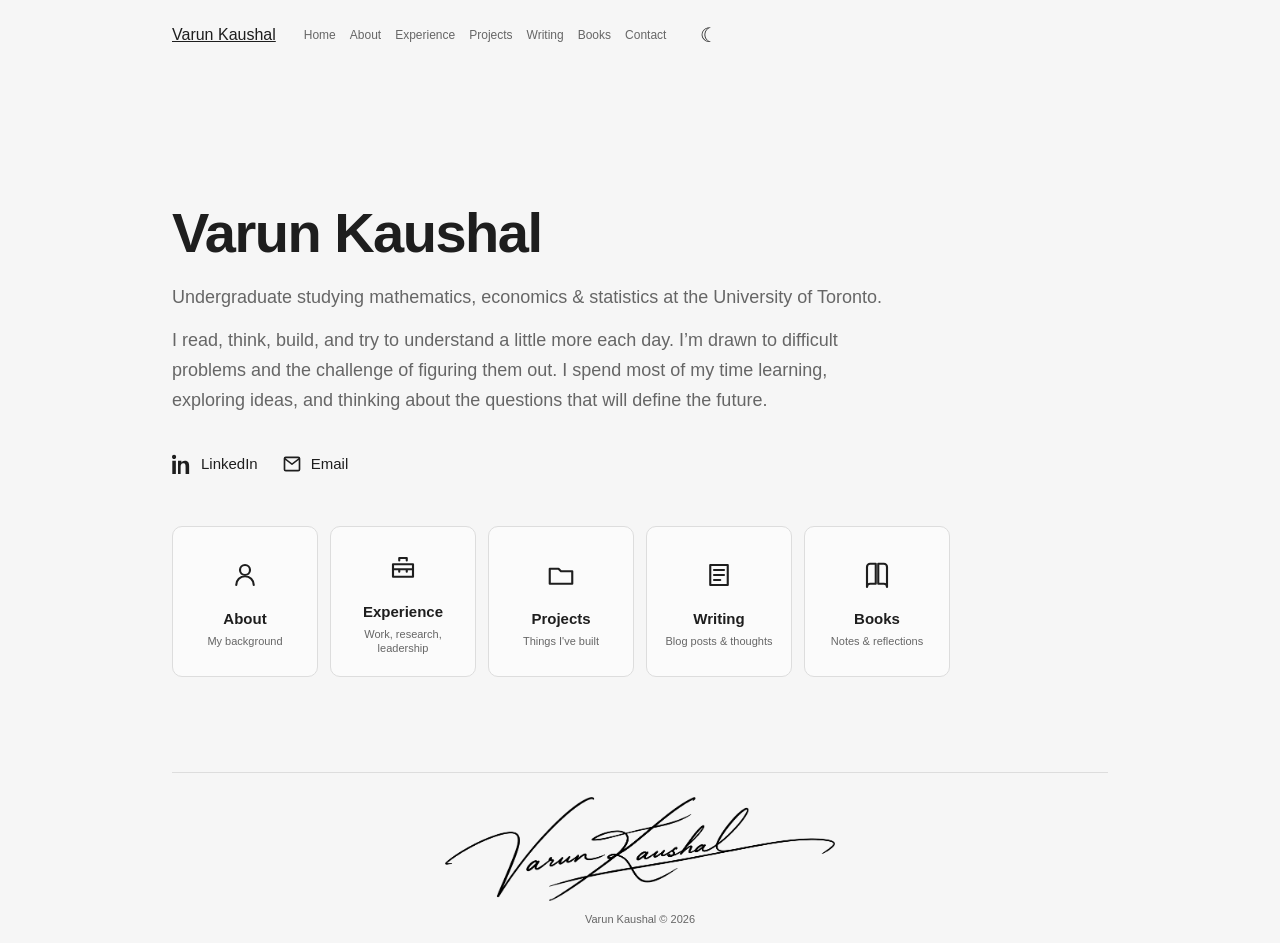
<file: index.html>
<!DOCTYPE html>
<html lang="en">
<head>
  <meta charset="UTF-8">
  <meta name="viewport" content="width=device-width, initial-scale=1.0">
  <title>Varun Kaushal | Portfolio</title>
  <link rel="stylesheet" href="style.css">
</head>
<body>
<div class="page">
  <header class="topbar">
    <a href="/" class="active" class="site-name">Varun Kaushal</a>

    <nav class="main-nav">
      <a href="/">Home</a>
      <a href="about.html">About</a>
      <a href="experience.html">Experience</a>
      <a href="projects.html">Projects</a>
      <a href="writing.html">Writing</a>
      <a href="books.html">Books</a>
      <a href="contact.html">Contact</a>
    </nav>

    <button id="theme-toggle" class="theme-toggle" aria-label="Toggle theme">☾</button>
  </header>

  <main>
    <section class="home-hero no-photo">
      <h1>Varun Kaushal</h1>

      <p class="intro-text">Undergraduate studying mathematics, economics &amp; statistics at the University of Toronto.</p>

      <p class="intro-text">I read, think, build, and try to understand a little more each day. I’m drawn to difficult problems and the challenge of figuring them out. I spend most of my time learning, exploring ideas, and thinking about the questions that will define the future.</p>

      <div class="social-links">
        <a href="https://www.linkedin.com/in/varun-kaushal-12vk" target="_blank" rel="noopener noreferrer">
          <svg class="social-svg" viewBox="0 0 24 24" aria-hidden="true">
            <path d="M4.98 3.5C4.98 4.88 3.87 6 2.5 6S0 4.88 0 3.5 1.12 1 2.5 1s2.48 1.12 2.48 2.5ZM.36 8.1h4.28V24H.36V8.1Zm6.86 0h4.1v2.17h.06c.57-1.08 1.97-2.22 4.05-2.22 4.34 0 5.14 2.86 5.14 6.58V24h-4.27v-8.3c0-1.98-.04-4.53-2.76-4.53-2.76 0-3.18 2.16-3.18 4.39V24H7.22V8.1Z"/>
          </svg>
          LinkedIn
        </a>

        <a href="https://mail.google.com/mail/?view=cm&fs=1&to=varunkaushal124@gmail.com" target="_blank" rel="noopener noreferrer">
          <svg class="social-svg" viewBox="0 0 24 24" aria-hidden="true">
            <path d="M2 5.5A2.5 2.5 0 0 1 4.5 3h15A2.5 2.5 0 0 1 22 5.5v13a2.5 2.5 0 0 1-2.5 2.5h-15A2.5 2.5 0 0 1 2 18.5v-13Zm2.2-.5L12 11l7.8-6H4.2ZM20 7.3l-7.39 5.68a1 1 0 0 1-1.22 0L4 7.3v11.2c0 .28.22.5.5.5h15a.5.5 0 0 0 .5-.5V7.3Z"/>
          </svg>
          Email
        </a>
      </div>

      <div class="home-cards">
        <a href="about.html" class="home-card">
          <div class="card-icon">
            <svg viewBox="0 0 24 24" aria-hidden="true">
              <path d="M12 12a4 4 0 1 0 0-8 4 4 0 0 0 0 8Zm-7 8a7 7 0 0 1 14 0"/>
            </svg>
          </div>
          <h2>About</h2>
          <p>My background</p>
        </a>

        <a href="experience.html" class="home-card">
          <div class="card-icon">
            <svg viewBox="0 0 24 24" aria-hidden="true">
              <path d="M9 6V4h6v2m-11 3h16v10H4V9Zm0 4h16M9 13v2m6-2v2"/>
            </svg>
          </div>
          <h2>Experience</h2>
          <p>Work, research, leadership</p>
        </a>

        <a href="projects.html" class="home-card">
          <div class="card-icon">
            <svg viewBox="0 0 24 24" aria-hidden="true">
              <path d="M3 7h7l2 2h9v10H3V7Z"/>
            </svg>
          </div>
          <h2>Projects</h2>
          <p>Things I've built</p>
        </a>

        

        <a href="writing.html" class="home-card">
          <div class="card-icon">
            <svg viewBox="0 0 24 24" aria-hidden="true">
              <path d="M5 4h14v16H5V4Zm3 4h8M8 12h8M8 16h5"/>
            </svg>
          </div>
          <h2>Writing</h2>
          <p>Blog posts & thoughts</p>
        </a>
        <a href="books.html" class="home-card">
          <div class="card-icon">
            <svg viewBox="0 0 24 24" aria-hidden="true">
              <path d="M4 5.5A2.5 2.5 0 0 1 6.5 3H11v16H6.5A2.5 2.5 0 0 0 4 21.5v-16ZM20 5.5A2.5 2.5 0 0 0 17.5 3H13v16h4.5a2.5 2.5 0 0 1 2.5 2.5v-16Z"/>
            </svg>
          </div>
          <h2>Books</h2>
          <p>Notes & reflections</p>
        </a>

      </div>
    </section>

    <section class="signature-section home-signature">
      <img src="signature.png" alt="Varun Kaushal signature" class="signature-image">
      <p class="footer-text">Varun Kaushal © 2026</p>
    </section>
  </main>
</div>

<script src="script.js"></script>
</body>
</html>
</file>
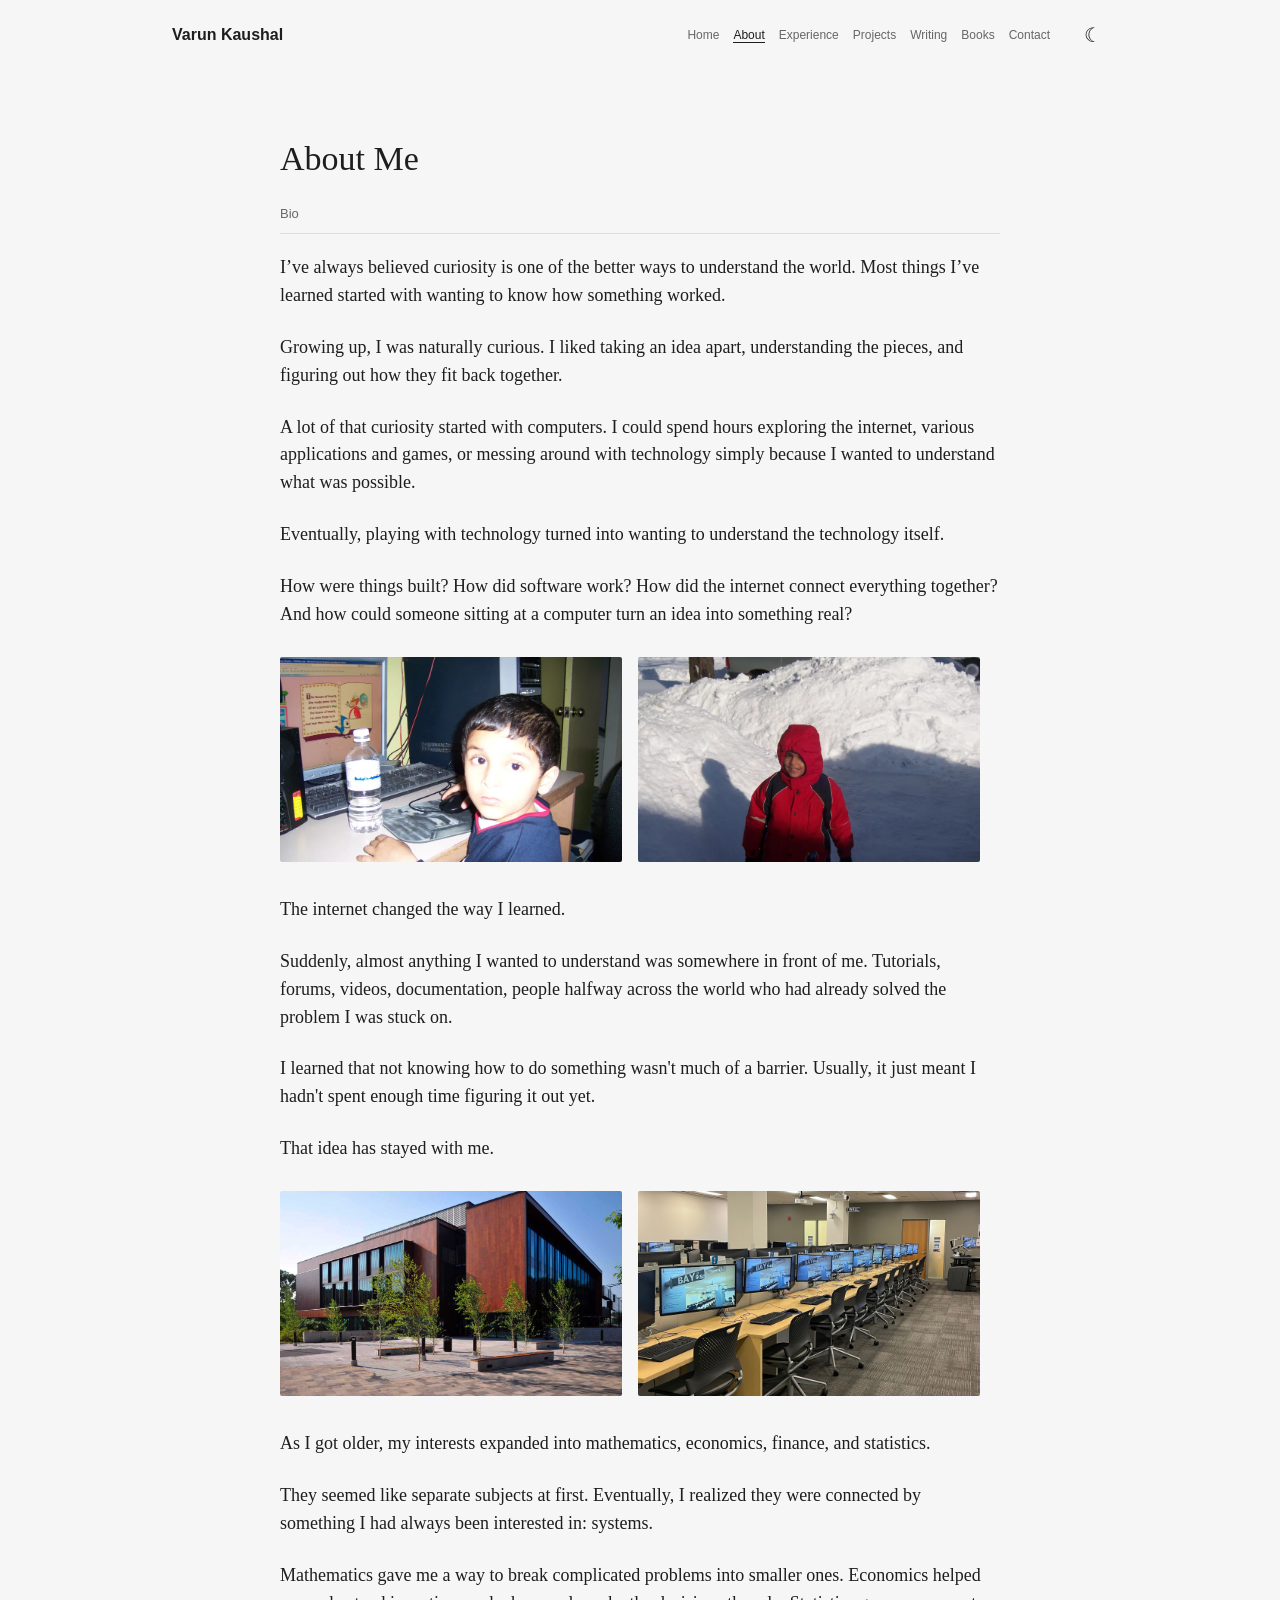
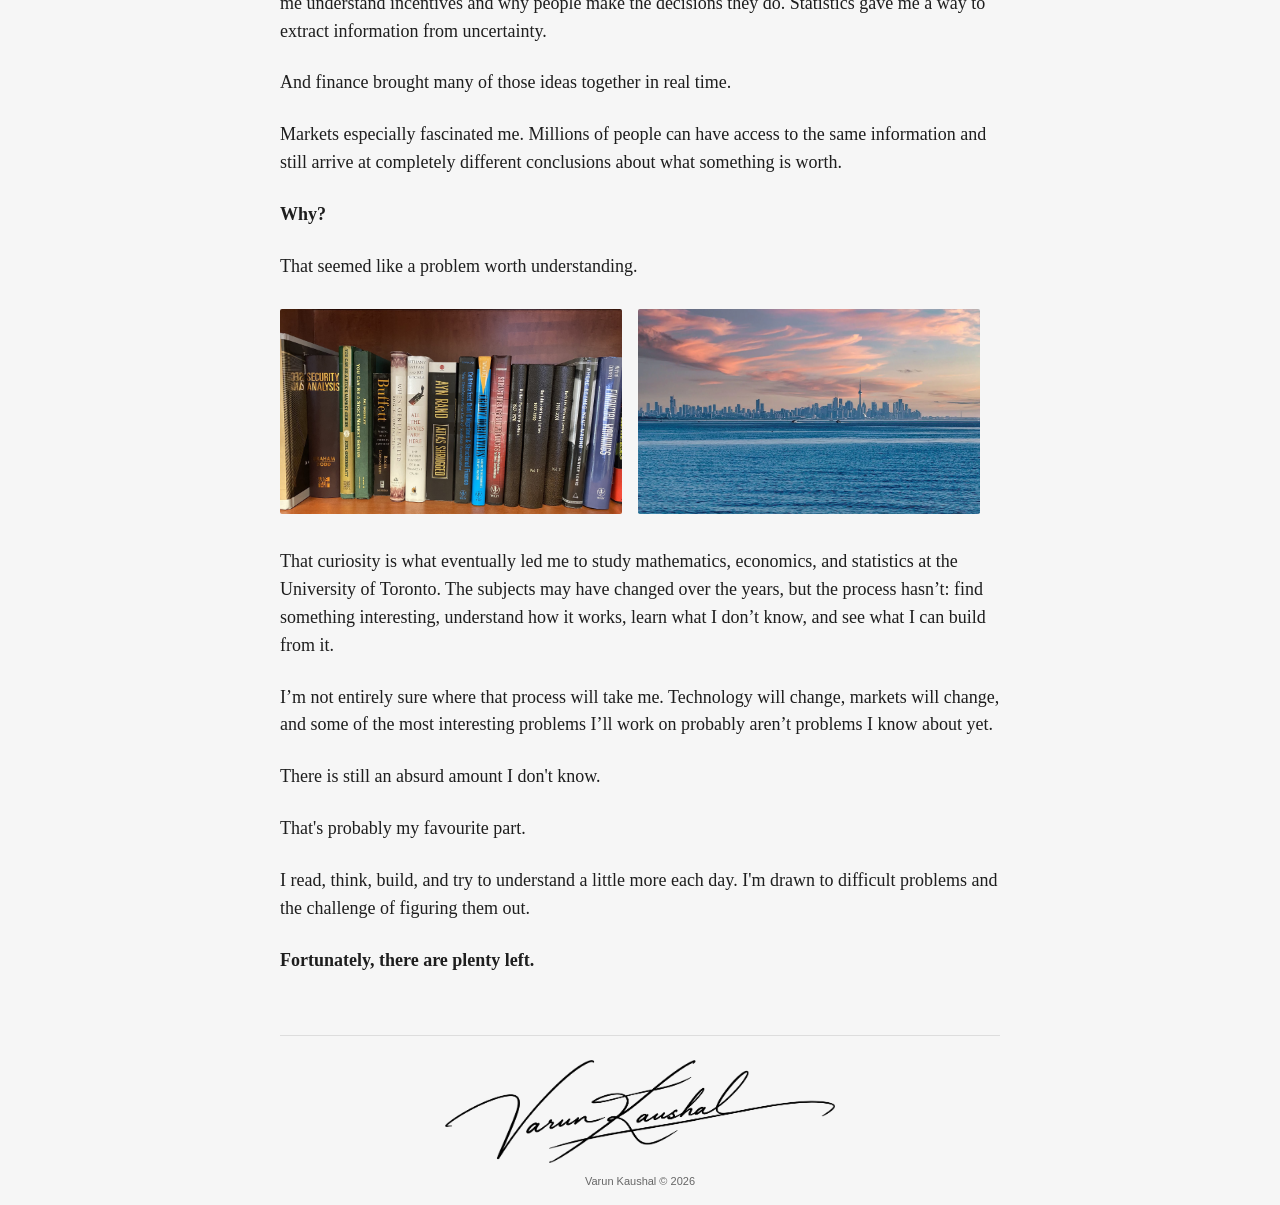
<file: about.html>
<!DOCTYPE html>
<html lang="en">
<head>
  <meta charset="UTF-8">
  <meta name="viewport" content="width=device-width, initial-scale=1.0">
  <title>About | Varun Kaushal</title>
  <link rel="stylesheet" href="style.css">
</head>
<body>
<div class="page">
  <header class="topbar">
    <a href="/" class="site-name">Varun Kaushal</a>
    <nav class="main-nav">
      <a href="/">Home</a>
      <a href="about.html" class="active">About</a>
      <a href="experience.html">Experience</a>
      <a href="projects.html">Projects</a>
      <a href="writing.html">Writing</a>
      <a href="books.html">Books</a>
      <a href="contact.html">Contact</a>
    </nav>
    <button id="theme-toggle" class="theme-toggle" aria-label="Toggle theme">☾</button>
  </header>

  <main class="story-page">
    <section class="story-header">
      <h1>About Me</h1>
      <div class="story-subnav"><span>Bio</span></div>
    </section>

    <article class="story-content about-story">
      <p>I’ve always believed curiosity is one of the better ways to understand the world. Most things I’ve learned started with wanting to know how something worked.</p>

      <p>Growing up, I was naturally curious. I liked taking an idea apart, understanding the pieces, and figuring out how they fit back together.</p>

      <p>A lot of that curiosity started with computers. I could spend hours exploring the internet, various applications and games, or messing around with technology simply because I wanted to understand what was possible.</p>

      <p>Eventually, playing with technology turned into wanting to understand the technology itself.</p>

      <p>How were things built? How did software work? How did the internet connect everything together? And how could someone sitting at a computer turn an idea into something real?</p>

      <div class="about-photo-row">
        <img src="childhood-computer.png" alt="Childhood computer photo">
        <img src="childhood-snow.png" alt="Childhood winter photo">
      </div>

      <p>The internet changed the way I learned.</p>

      <p>Suddenly, almost anything I wanted to understand was somewhere in front of me. Tutorials, forums, videos, documentation, people halfway across the world who had already solved the problem I was stuck on.</p>

      <p>I learned that not knowing how to do something wasn't much of a barrier. Usually, it just meant I hadn't spent enough time figuring it out yet.</p>

      <p>That idea has stayed with me.</p>

      <div class="about-photo-row">
        <img src="university-campus.png" alt="University of Toronto campus">
        <img src="university-lab.png" alt="University computer lab">
      </div>

      <p>As I got older, my interests expanded into mathematics, economics, finance, and statistics.</p>

      <p>They seemed like separate subjects at first. Eventually, I realized they were connected by something I had always been interested in: systems.</p>

      <p>Mathematics gave me a way to break complicated problems into smaller ones. Economics helped me understand incentives and why people make the decisions they do. Statistics gave me a way to extract information from uncertainty.</p>

      <p>And finance brought many of those ideas together in real time.</p>

      <p>Markets especially fascinated me. Millions of people can have access to the same information and still arrive at completely different conclusions about what something is worth.</p>

      <p><strong>Why?</strong></p>

      <p>That seemed like a problem worth understanding.</p>

      <div class="about-photo-row">
        <img src="books.png" alt="Books on finance and markets">
        <img src="toronto-skyline.png" alt="Toronto skyline">
      </div>

      <p>That curiosity is what eventually led me to study mathematics, economics, and statistics at the University of Toronto. The subjects may have changed over the years, but the process hasn’t: find something interesting, understand how it works, learn what I don’t know, and see what I can build from it.</p>

      <p>I’m not entirely sure where that process will take me. Technology will change, markets will change, and some of the most interesting problems I’ll work on probably aren’t problems I know about yet.</p>

      <p>There is still an absurd amount I don't know.</p>

      <p>That's probably my favourite part.</p>

      <p>I read, think, build, and try to understand a little more each day. I'm drawn to difficult problems and the challenge of figuring them out.</p>

      <p><strong>Fortunately, there are plenty left.</strong></p>
    </article>

    <section class="signature-section story-signature">
      <img src="signature.png" alt="Varun Kaushal signature" class="signature-image">
      <p class="footer-text">Varun Kaushal © 2026</p>
    </section>
  </main>
</div>
<script src="script.js"></script>
</body>
</html>
</file>
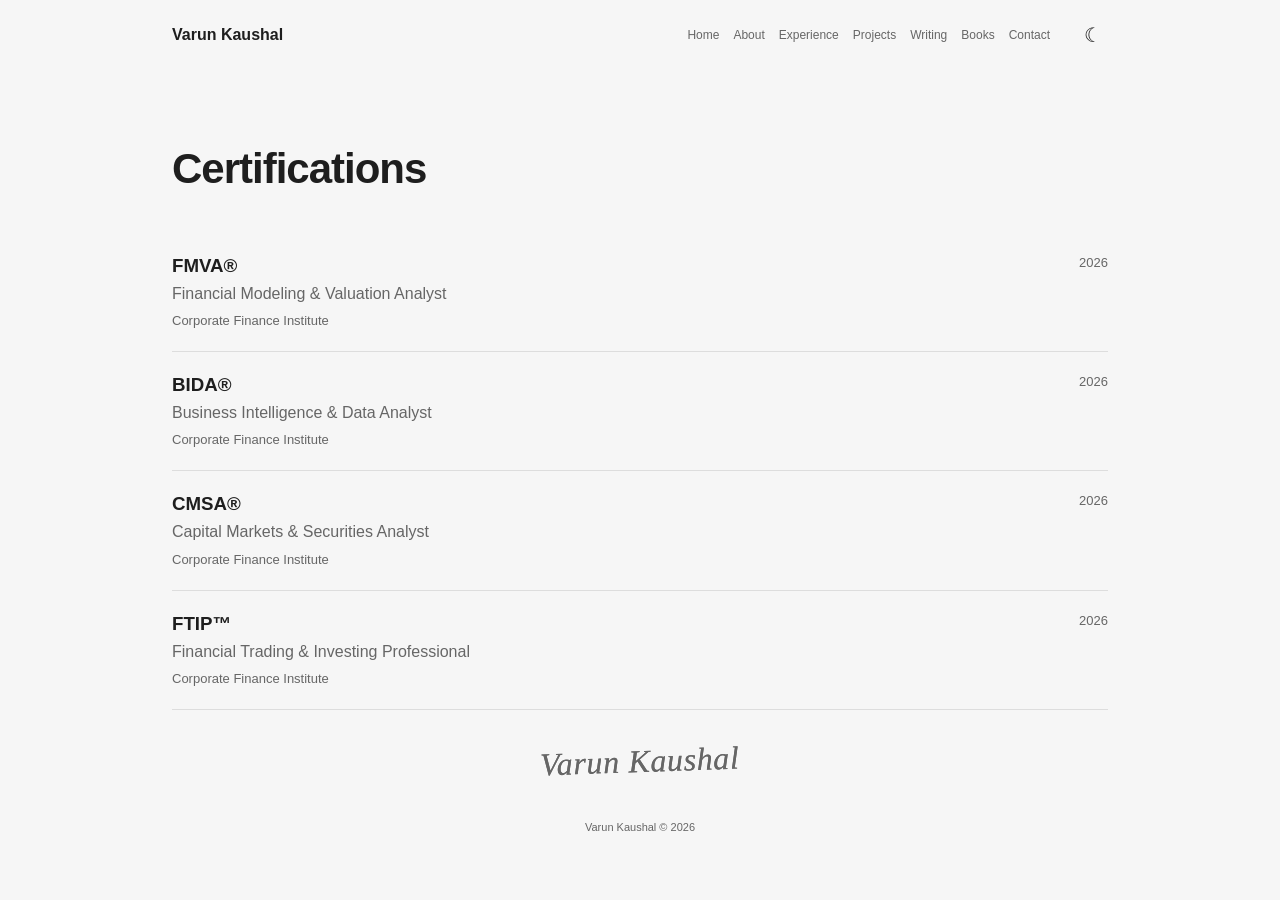
<file: certifications.html>
<!DOCTYPE html>
<html lang="en">
<head>
    <meta charset="UTF-8">
    <meta name="viewport" content="width=device-width, initial-scale=1.0">
    <title>Certifications | Your Name</title>
    <link rel="stylesheet" href="style.css">
</head>
<body>
<div class="page">
    <header class="topbar">
        <a href="/" class="site-name">Varun Kaushal</a>
        <nav class="main-nav">
      <a href="/">Home</a>
      <a href="about.html">About</a>
      <a href="experience.html">Experience</a>
      <a href="projects.html">Projects</a>
      <a href="writing.html">Writing</a>
      <a href="books.html">Books</a>
      <a href="contact.html">Contact</a>
    </nav>
        <button id="theme-toggle" class="theme-toggle">☾</button>
    </header>

    <main class="page-content">
        <h1>Certifications</h1>

        <div class="cert-list">
            <div class="cert-row">
                <div>
                    <h3>FMVA®</h3>
                    <p>Financial Modeling & Valuation Analyst</p>
                    <span>Corporate Finance Institute</span>
                </div>
                <span>2026</span>
            </div>

            <div class="cert-row">
                <div>
                    <h3>BIDA®</h3>
                    <p>Business Intelligence & Data Analyst</p>
                    <span>Corporate Finance Institute</span>
                </div>
                <span>2026</span>
            </div>

            <div class="cert-row">
                <div>
                    <h3>CMSA®</h3>
                    <p>Capital Markets & Securities Analyst</p>
                    <span>Corporate Finance Institute</span>
                </div>
                <span>2026</span>
            </div>

            <div class="cert-row">
                <div>
                    <h3>FTIP™</h3>
                    <p>Financial Trading & Investing Professional</p>
                    <span>Corporate Finance Institute</span>
                </div>
                <span>2026</span>
            </div>
        </div>

        <section class="signature-section">
            <p class="signature">Varun Kaushal</p>
            <p class="footer-text">Varun Kaushal © 2026</p>
        </section>
    </main>
</div>

<script src="script.js"></script>
</body>
</html>
</file>
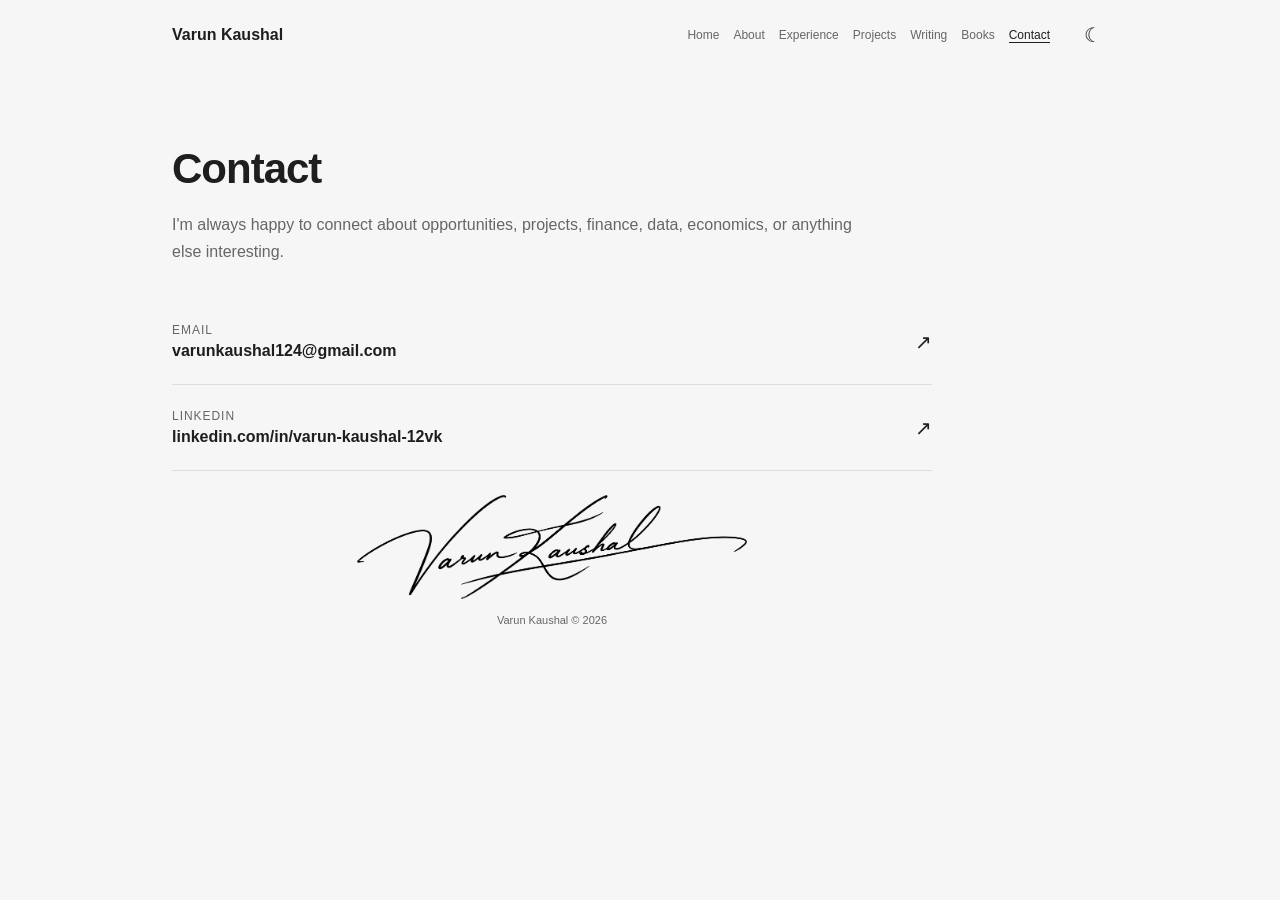
<file: contact.html>
<!DOCTYPE html>
<html lang="en">
<head>
  <meta charset="UTF-8">
  <meta name="viewport" content="width=device-width, initial-scale=1.0">
  <title>Contact | Varun Kaushal</title>
  <link rel="stylesheet" href="style.css">
</head>
<body>
<div class="page">
  <header class="topbar">
    <a href="/" class="site-name">Varun Kaushal</a>
    <nav class="main-nav">
      <a href="/">Home</a>
      <a href="about.html">About</a>
      <a href="experience.html">Experience</a>
      <a href="projects.html">Projects</a>
      <a href="writing.html">Writing</a>
      <a href="books.html">Books</a>
      <a href="contact.html" class="active">Contact</a>
    </nav>
    <button id="theme-toggle" class="theme-toggle" aria-label="Toggle theme">☾</button>
  </header>

  <main class="page-content contact-page">
    <h1>Contact</h1>

    <p class="page-intro">
      I'm always happy to connect about opportunities, projects, finance, data,
      economics, or anything else interesting.
    </p>

    <div class="contact-list">
      <a class="contact-row" href="https://mail.google.com/mail/?view=cm&fs=1&to=varunkaushal124@gmail.com" target="_blank" rel="noopener noreferrer">
        <div>
          <span class="contact-label">Email</span>
          <strong>varunkaushal124@gmail.com</strong>
        </div>
        <span class="contact-arrow">↗</span>
      </a>

      <a class="contact-row" href="https://www.linkedin.com/in/varun-kaushal-12vk" target="_blank" rel="noopener noreferrer">
        <div>
          <span class="contact-label">LinkedIn</span>
          <strong>linkedin.com/in/varun-kaushal-12vk</strong>
        </div>
        <span class="contact-arrow">↗</span>
      </a>
    </div>

    <section class="signature-section">
      <img src="signature.png" alt="Varun Kaushal signature" class="signature-image">
      <p class="footer-text">Varun Kaushal © 2026</p>
    </section>
  </main>
</div>

<script src="script.js"></script>
</body>
</html>
</file>
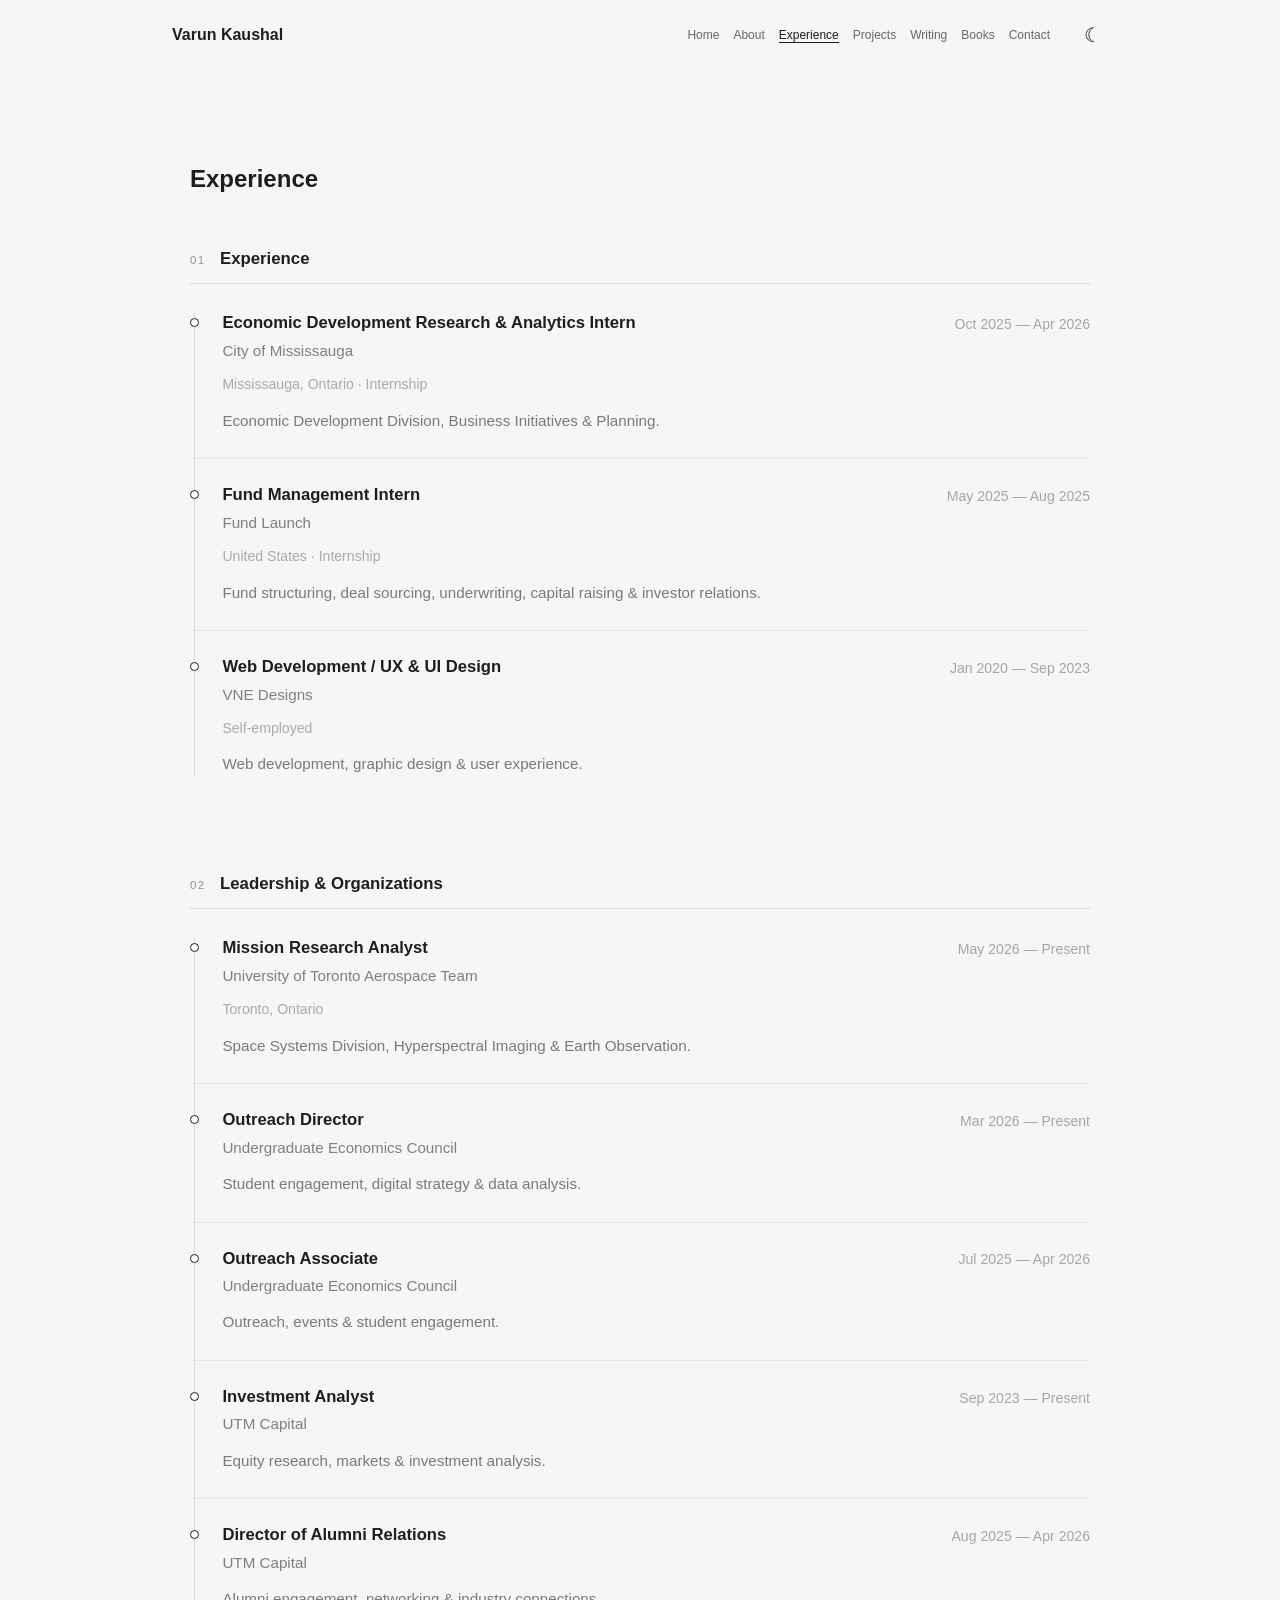
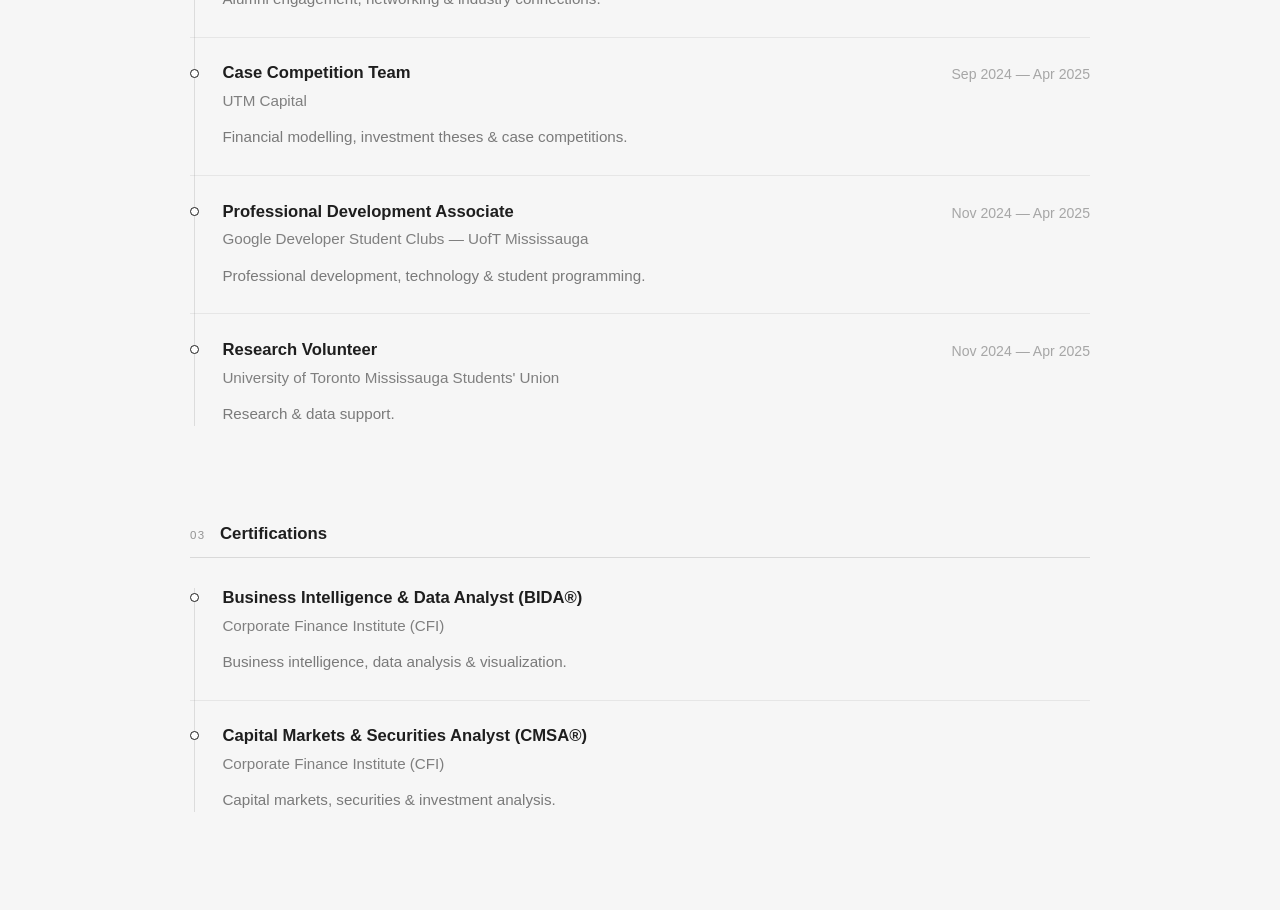
<file: experience.html>
<!DOCTYPE html>
<html lang="en">
<head>
    <meta charset="UTF-8">
    <meta name="viewport" content="width=device-width, initial-scale=1.0">
    <title>Experience | Your Name</title>
    <link rel="stylesheet" href="style.css">
</head>
<body>
<div class="page">
    <header class="topbar">
        <a href="/" class="site-name">Varun Kaushal</a>
        <nav class="main-nav">
      <a href="/">Home</a>
      <a href="about.html">About</a>
      <a href="experience.html" class="active">Experience</a>
      <a href="projects.html">Projects</a>
      <a href="writing.html">Writing</a>
      <a href="books.html">Books</a>
      <a href="contact.html">Contact</a>
    </nav>
        <button id="theme-toggle" class="theme-toggle">☾</button>
    </header>

    <main class="page-content">
<section class="experience-page polished-experience">
  <div class="experience-intro">
    <h1>Experience</h1>
    
  </div>

  <section class="experience-group">
    <div class="experience-group-heading">
      <span>01</span>
      <h2>Experience</h2>
    </div>

    <div class="experience-list">
      <article class="experience-row">
        <div class="experience-dot"></div>
        <div class="experience-main">
          <div class="experience-topline">
            <div>
              <h3>Economic Development Research &amp; Analytics Intern</h3>
              <p class="experience-org">City of Mississauga</p>
            </div>
            <p class="experience-date">Oct 2025 — Apr 2026</p>
          </div>
          <p class="experience-location">Mississauga, Ontario · Internship</p>
          <p class="experience-desc">Economic Development Division, Business Initiatives &amp; Planning.</p>
        </div>
      </article>

      <article class="experience-row">
        <div class="experience-dot"></div>
        <div class="experience-main">
          <div class="experience-topline">
            <div>
              <h3>Fund Management Intern</h3>
              <p class="experience-org">Fund Launch</p>
            </div>
            <p class="experience-date">May 2025 — Aug 2025</p>
          </div>
          <p class="experience-location">United States · Internship</p>
          <p class="experience-desc">Fund structuring, deal sourcing, underwriting, capital raising &amp; investor relations.</p>
        </div>
      </article>

      <article class="experience-row">
        <div class="experience-dot"></div>
        <div class="experience-main">
          <div class="experience-topline">
            <div>
              <h3>Web Development / UX &amp; UI Design</h3>
              <p class="experience-org">VNE Designs</p>
            </div>
            <p class="experience-date">Jan 2020 — Sep 2023</p>
          </div>
          <p class="experience-location">Self-employed</p>
          <p class="experience-desc">Web development, graphic design &amp; user experience.</p>
        </div>
      </article>
    </div>
  </section>

  <section class="experience-group">
    <div class="experience-group-heading">
      <span>02</span>
      <h2>Leadership &amp; Organizations</h2>
    </div>

    <div class="experience-list">
      <article class="experience-row">
        <div class="experience-dot"></div>
        <div class="experience-main">
          <div class="experience-topline">
            <div>
              <h3>Mission Research Analyst</h3>
              <p class="experience-org">University of Toronto Aerospace Team</p>
            </div>
            <p class="experience-date">May 2026 — Present</p>
          </div>
          <p class="experience-location">Toronto, Ontario</p>
          <p class="experience-desc">Space Systems Division, Hyperspectral Imaging &amp; Earth Observation.</p>
        </div>
      </article>

      <article class="experience-row">
        <div class="experience-dot"></div>
        <div class="experience-main">
          <div class="experience-topline">
            <div>
              <h3>Outreach Director</h3>
              <p class="experience-org">Undergraduate Economics Council</p>
            </div>
            <p class="experience-date">Mar 2026 — Present</p>
          </div>
          <p class="experience-desc">Student engagement, digital strategy &amp; data analysis.</p>
        </div>
      </article>

      <article class="experience-row">
        <div class="experience-dot"></div>
        <div class="experience-main">
          <div class="experience-topline">
            <div>
              <h3>Outreach Associate</h3>
              <p class="experience-org">Undergraduate Economics Council</p>
            </div>
            <p class="experience-date">Jul 2025 — Apr 2026</p>
          </div>
          <p class="experience-desc">Outreach, events &amp; student engagement.</p>
        </div>
      </article>

      <article class="experience-row">
        <div class="experience-dot"></div>
        <div class="experience-main">
          <div class="experience-topline">
            <div>
              <h3>Investment Analyst</h3>
              <p class="experience-org">UTM Capital</p>
            </div>
            <p class="experience-date">Sep 2023 — Present</p>
          </div>
          <p class="experience-desc">Equity research, markets &amp; investment analysis.</p>
        </div>
      </article>

      <article class="experience-row">
        <div class="experience-dot"></div>
        <div class="experience-main">
          <div class="experience-topline">
            <div>
              <h3>Director of Alumni Relations</h3>
              <p class="experience-org">UTM Capital</p>
            </div>
            <p class="experience-date">Aug 2025 — Apr 2026</p>
          </div>
          <p class="experience-desc">Alumni engagement, networking &amp; industry connections.</p>
        </div>
      </article>

      <article class="experience-row">
        <div class="experience-dot"></div>
        <div class="experience-main">
          <div class="experience-topline">
            <div>
              <h3>Case Competition Team</h3>
              <p class="experience-org">UTM Capital</p>
            </div>
            <p class="experience-date">Sep 2024 — Apr 2025</p>
          </div>
          <p class="experience-desc">Financial modelling, investment theses &amp; case competitions.</p>
        </div>
      </article>

      <article class="experience-row">
        <div class="experience-dot"></div>
        <div class="experience-main">
          <div class="experience-topline">
            <div>
              <h3>Professional Development Associate</h3>
              <p class="experience-org">Google Developer Student Clubs — UofT Mississauga</p>
            </div>
            <p class="experience-date">Nov 2024 — Apr 2025</p>
          </div>
          <p class="experience-desc">Professional development, technology &amp; student programming.</p>
        </div>
      </article>

      <article class="experience-row">
        <div class="experience-dot"></div>
        <div class="experience-main">
          <div class="experience-topline">
            <div>
              <h3>Research Volunteer</h3>
              <p class="experience-org">University of Toronto Mississauga Students' Union</p>
            </div>
            <p class="experience-date">Nov 2024 — Apr 2025</p>
          </div>
          <p class="experience-desc">Research &amp; data support.</p>
        </div>
      </article>
    </div>
  </section>


  <section class="experience-group certifications-group">
    <div class="experience-group-heading">
      <span>03</span>
      <h2>Certifications</h2>
    </div>

    <div class="experience-list certifications-list">
      <article class="experience-row">
        <div class="experience-dot"></div>
        <div class="experience-main">
          <div class="experience-topline">
            <div>
              <h3>Business Intelligence &amp; Data Analyst (BIDA®)</h3>
              <p class="experience-org">Corporate Finance Institute (CFI)</p>
            </div>
          </div>
          <p class="experience-desc">Business intelligence, data analysis &amp; visualization.</p>
        </div>
      </article>

      <article class="experience-row">
        <div class="experience-dot"></div>
        <div class="experience-main">
          <div class="experience-topline">
            <div>
              <h3>Capital Markets &amp; Securities Analyst (CMSA®)</h3>
              <p class="experience-org">Corporate Finance Institute (CFI)</p>
            </div>
          </div>
          <p class="experience-desc">Capital markets, securities &amp; investment analysis.</p>
        </div>
      </article>
    </div>
  </section>
</section>
</main>
</div>

<script src="script.js"></script>
</body>
</html>
</file>
<file: style.css>
:root {
  --background: #f6f6f6;
  --text: #1e1e1e;
  --secondary: #666;
  --border: #dddddd;
  --hover: #efefef;
  --card: #fbfbfb;
}

body.dark {
  --background: #1c1c1e;
  --text: #f2f2f2;
  --secondary: #aaaaaa;
  --border: #38383a;
  --hover: #29292b;
  --card: #232325;
}

* { box-sizing: border-box; }
html { scroll-behavior: smooth; }

body {
  margin: 0;
  background: var(--background);
  color: var(--text);
  font-family: -apple-system, BlinkMacSystemFont, "Segoe UI", Roboto, Helvetica, Arial, sans-serif;
  transition: background .2s ease, color .2s ease;
}

a { color: inherit; }

.page {
  max-width: 1000px;
  margin: auto;
  padding: 0 32px;
}

.topbar {
  height: 70px;
  display: flex;
  align-items: center;
  gap: 28px;
}

.site-name {
  font-weight: 700;
  text-decoration: none;
  margin-right: auto;
}

.main-nav {
  display: flex;
  gap: 20px;
}

.main-nav a {
  font-size: 13px;
  text-decoration: none;
  color: var(--secondary);
}

.main-nav a:hover,
.main-nav a.active { color: var(--text); }

.main-nav a.active {
  border-bottom: 1px solid var(--text);
}

.theme-toggle {
  border: 0;
  background: transparent;
  color: var(--text);
  font-size: 20px;
  cursor: pointer;
}

/* Existing pages */
.page-content { padding-top: 75px; }

.page-content > h1 {
  font-size: 42px;
  margin: 0 0 18px;
  letter-spacing: -1px;
}

.page-content p {
  color: var(--secondary);
  line-height: 1.7;
}

.entry-heading {
  display: flex;
  justify-content: space-between;
  gap: 25px;
}

.entry-heading h3 {
  margin: 0;
  font-size: 17px;
}

.organization {
  margin: 5px 0;
  color: var(--secondary);
}

.date {
  white-space: nowrap;
  color: var(--secondary);
  font-size: 13px;
}

.timeline {
  margin-top: 40px;
  position: relative;
}

.timeline::before {
  content: "";
  position: absolute;
  left: 5px;
  top: 7px;
  bottom: 7px;
  width: 1px;
  background: var(--border);
}

.timeline-item {
  position: relative;
  padding-left: 30px;
  margin-bottom: 55px;
}

.timeline-dot {
  position: absolute;
  left: 1px;
  top: 6px;
  width: 9px;
  height: 9px;
  border-radius: 50%;
  background: var(--text);
}

.timeline-content ul {
  color: var(--secondary);
  line-height: 1.7;
}

.project-list,
.cert-list,
.writing-list { margin-top: 40px; }

.project-row,
.writing-row {
  display: flex;
  justify-content: space-between;
  gap: 25px;
  padding: 24px 0;
  border-bottom: 1px solid var(--border);
  text-decoration: none;
}

.project-row:hover,
.writing-row:hover { background: var(--hover); }

.project-row h3,
.writing-row h3 { margin: 0 0 7px; }

.project-row p,
.writing-row p { margin: 0 0 8px; }

.project-row span,
.writing-row > span {
  color: var(--secondary);
  font-size: 13px;
}

.arrow {
  font-size: 20px !important;
  color: var(--text) !important;
}

.cert-row {
  display: flex;
  justify-content: space-between;
  gap: 25px;
  padding: 22px 0;
  border-bottom: 1px solid var(--border);
}

.cert-row h3 { margin: 0 0 3px; }
.cert-row p { margin: 0 0 4px; }

.cert-row span {
  color: var(--secondary);
  font-size: 13px;
}

/* Home */
.home-hero {
  min-height: 78vh;
  display: flex;
  flex-direction: column;
  justify-content: center;
  align-items: flex-start;
  padding: 70px 0 65px;
}

.profile-photo {
  width: 140px;
  height: 140px;
  object-fit: cover;
  border-radius: 14px;
  margin-bottom: 32px;
}

.home-hero h1 {
  margin: 0 0 18px;
  font-size: 56px;
  letter-spacing: -1.5px;
}

.intro-text {
  max-width: 720px;
  margin: 0 0 14px;
  color: var(--secondary);
  font-size: 18px;
  line-height: 1.65;
}

.social-links {
  display: flex;
  flex-wrap: wrap;
  gap: 24px;
  margin-top: 24px;
}

.social-links a {
  display: flex;
  align-items: center;
  gap: 8px;
  text-decoration: none;
  font-size: 15px;
}

.home-cards {
  width: 100%;
  display: grid;
  grid-template-columns: repeat(5, 1fr);
  gap: 14px;
  margin-top: 52px;
}

.home-card {
  min-height: 145px;
  padding: 22px 12px;
  border: 1px solid var(--border);
  border-radius: 10px;
  background: var(--card);
  display: flex;
  flex-direction: column;
  justify-content: center;
  align-items: center;
  text-align: center;
  text-decoration: none;
  transition: transform .15s ease, background .15s ease;
}

.home-card:hover {
  transform: translateY(-3px);
  background: var(--hover);
}

.card-icon {
  margin-bottom: 12px;
  font-size: 30px;
}

.home-card h2 {
  margin: 0 0 7px;
  font-size: 16px;
}

.home-card p {
  margin: 0;
  color: var(--secondary);
  font-size: 12px;
  line-height: 1.4;
}

.home-signature {
  border-top: 1px solid var(--border);
}

/* About story */
.story-page {
  max-width: 720px;
  margin: 0 auto;
  padding-top: 70px;
}

.story-header h1 {
  font-family: Georgia, "Times New Roman", serif;
  font-size: 34px;
  font-weight: 500;
  margin: 0 0 28px;
}

.story-subnav {
  display: flex;
  justify-content: space-between;
  align-items: center;
  color: var(--secondary);
  font-size: 13px;
  padding-bottom: 12px;
  border-bottom: 1px solid var(--border);
}

.story-mode {
  display: flex;
  gap: 18px;
}

.story-mode-active {
  color: var(--text);
  border-bottom: 1px solid var(--text);
  padding-bottom: 11px;
  margin-bottom: -12px;
}

.story-content {
  font-family: Georgia, "Times New Roman", serif;
  font-size: 18px;
  line-height: 1.55;
  padding-top: 20px;
}

.story-content p {
  margin: 0 0 24px;
}

.story-lead {
  font-size: 19px;
}

.story-image-grid {
  display: grid;
  grid-template-columns: 1.1fr 1fr;
  gap: 18px;
  align-items: center;
  margin: 32px 0;
}

.story-image-grid img {
  width: 100%;
  display: block;
  object-fit: cover;
}

.story-signature {
  border-top: 1px solid var(--border);
  margin-top: 60px;
}

/* Signature */
.signature-section {
  text-align: center;
  padding: 90px 0 40px;
}

.signature {
  font-family: "Segoe Script", "Bradley Hand", cursive;
  font-size: 28px;
  margin: 0 0 20px;
}

.footer-text {
  margin: 0;
  font-size: 11px;
  color: var(--secondary);
}

@media (max-width: 900px) {
  .home-cards { grid-template-columns: repeat(3, 1fr); }
}

@media (max-width: 800px) {
  .main-nav { display: none; }
  .page { padding: 0 22px; }
  .page-content > h1 { font-size: 34px; }

  .entry-heading,
  .cert-row,
  .writing-row {
    flex-direction: column;
    gap: 8px;
  }
}

@media (max-width: 650px) {
  .home-hero {
    min-height: auto;
    padding: 85px 0 60px;
  }

  .profile-photo {
    width: 110px;
    height: 110px;
  }

  .home-hero h1 { font-size: 40px; }
  .intro-text { font-size: 16px; }
  .home-cards { grid-template-columns: 1fr 1fr; }

  .story-page { padding-top: 45px; }
  .story-header h1 { font-size: 30px; }
  .story-content { font-size: 17px; }
  .story-image-grid { grid-template-columns: 1fr; }
}


/* Homepage refinements */
.home-hero.no-photo {
  padding-top: 100px;
}

.home-hero.no-photo h1 {
  margin-top: 0;
}

.social-links a {
  display: inline-flex;
  align-items: center;
  gap: 9px;
}

.social-svg {
  width: 20px;
  height: 20px;
  fill: currentColor;
  flex: 0 0 auto;
}

.card-icon {
  width: 42px;
  height: 42px;
  margin-bottom: 14px;
  display: flex;
  align-items: center;
  justify-content: center;
}

.card-icon svg {
  width: 30px;
  height: 30px;
  stroke: currentColor;
  fill: none;
  stroke-width: 1.7;
  stroke-linecap: round;
  stroke-linejoin: round;
}

.home-card {
  min-height: 150px;
}

/* Skills page */
.skills-page-grid {
  display: grid;
  grid-template-columns: 1fr 1fr;
  gap: 28px;
  margin-top: 40px;
}

.skill-block {
  padding: 24px 0;
  border-bottom: 1px solid var(--border);
}

.skill-block h2 {
  margin: 0 0 8px;
  font-size: 18px;
}

.skill-block p {
  margin: 0;
  color: var(--secondary);
  line-height: 1.6;
}

@media (max-width: 650px) {
  .skills-page-grid {
    grid-template-columns: 1fr;
  }
}


/* Books + Contact navigation/pages */
.main-nav {
  gap: 14px;
}

.main-nav a {
  font-size: 12px;
}

.page-intro {
  max-width: 680px;
  color: var(--secondary);
  font-size: 16px;
  line-height: 1.7;
  margin: 0 0 34px;
}

.book-list,
.contact-list {
  margin-top: 26px;
}

.book-row {
  display: flex;
  justify-content: space-between;
  gap: 28px;
  padding: 26px 0;
  border-bottom: 1px solid var(--border);
}

.book-row h2 {
  margin: 0 0 5px;
  font-size: 19px;
}

.book-row p {
  margin: 0 0 8px;
  color: var(--secondary);
  line-height: 1.65;
}

.book-meta {
  font-size: 13px;
}

.book-status {
  color: var(--secondary);
  font-size: 13px;
  white-space: nowrap;
}

.contact-page {
  max-width: 760px;
}

.contact-list {
  display: flex;
  flex-direction: column;
}

.contact-row {
  display: flex;
  justify-content: space-between;
  align-items: center;
  gap: 24px;
  padding: 24px 0;
  border-bottom: 1px solid var(--border);
  text-decoration: none;
}

.contact-row:hover {
  background: var(--hover);
}

.contact-row > div {
  display: flex;
  flex-direction: column;
  gap: 5px;
}

.contact-label {
  color: var(--secondary);
  font-size: 12px;
  text-transform: uppercase;
  letter-spacing: .08em;
}

.contact-arrow {
  font-size: 20px;
}

@media (max-width: 1000px) {
  .main-nav {
    gap: 10px;
  }

  .main-nav a {
    font-size: 11px;
  }
}

@media (max-width: 800px) {
  .book-row {
    flex-direction: column;
    gap: 8px;
  }
}


/* ===== Final homepage alignment + vintage signature polish ===== */

/* Keep all six homepage section cards on one line on larger screens */
.home-cards {
  grid-template-columns: repeat(6, minmax(0, 1fr));
  gap: 12px;
}

.home-card {
  min-width: 0;
  min-height: 150px;
  padding: 20px 10px;
}

.home-card h2 {
  font-size: 15px;
}

.home-card p {
  font-size: 11px;
  line-height: 1.35;
}

/* Refined mid-century autograph feel — classic, not copied from any person */
.signature {
  display: inline-block;
  font-family:
    "Snell Roundhand",
    "Apple Chancery",
    "URW Chancery L",
    "Segoe Script",
    "Bradley Hand",
    cursive;
  font-size: 32px;
  font-style: italic;
  font-weight: 400;
  letter-spacing: 0.02em;
  line-height: 1;
  transform: rotate(-2deg);
  transform-origin: center;
  margin: 0 0 24px;
  color: var(--text);
  text-shadow: 0 0 0.01px currentColor;
}

.home-signature {
  padding-top: 82px;
}

/* Keep the row clean on medium-width desktops */
@media (max-width: 1050px) and (min-width: 801px) {
  .home-cards {
    gap: 10px;
  }

  .home-card {
    padding-left: 8px;
    padding-right: 8px;
  }

  .home-card h2 {
    font-size: 14px;
  }

  .home-card p {
    font-size: 10.5px;
  }

  .card-icon {
    width: 38px;
    height: 38px;
  }

  .card-icon svg {
    width: 27px;
    height: 27px;
  }
}

/* On smaller screens, wrap gracefully instead of crushing the cards */
@media (max-width: 800px) {
  .home-cards {
    grid-template-columns: repeat(2, 1fr);
  }
}

@media (max-width: 480px) {
  .home-cards {
    grid-template-columns: 1fr;
  }

  .signature {
    font-size: 28px;
  }
}


/* ===== Correct signature image ===== */
.signature-image {
  display: block;
  width: min(760px, 84vw);
  height: auto;
  margin: 0 auto 24px;
  object-fit: contain;
}

body.dark .signature-image {
  filter: invert(1);
}

@media (max-width: 700px) {
  .signature-image {
    width: min(560px, 92vw);
  }
}


/* Experience page */
.experience-page { max-width: 900px; margin: 0 auto; }
.experience-page > h1 { margin-bottom: 2.5rem; }
.experience-section { margin: 0 0 4rem; }
.experience-section h2 {
  font-size: 1.15rem;
  font-weight: 600;
  letter-spacing: .01em;
  padding-bottom: .75rem;
  border-bottom: 1px solid rgba(127,127,127,.25);
  margin-bottom: 0;
}
.experience-item {
  padding: 1.4rem 0;
  border-bottom: 1px solid rgba(127,127,127,.18);
}
.experience-item h3 { margin: 0 0 .35rem; font-size: 1.05rem; }
.experience-item p { margin: .35rem 0 0; line-height: 1.65; }
.experience-meta { opacity: .78; }
.experience-submeta { opacity: .65; font-size: .95rem; }


/* Polished experience page */
.polished-experience {
  max-width: 900px;
  margin: 0 auto;
}

.experience-intro {
  margin-bottom: 3.5rem;
}

.experience-intro h1 {
  margin-bottom: .65rem;
}

.experience-intro > p {
  margin: 0;
  opacity: .62;
  font-size: .98rem;
}

.experience-group {
  margin-bottom: 4.5rem;
}

.experience-group-heading {
  display: flex;
  align-items: baseline;
  gap: .9rem;
  padding-bottom: .85rem;
  border-bottom: 1px solid rgba(127,127,127,.24);
  margin-bottom: .25rem;
}

.experience-group-heading span {
  font-size: .72rem;
  letter-spacing: .12em;
  opacity: .45;
}

.experience-group-heading h2 {
  margin: 0;
  font-size: 1.05rem;
  font-weight: 600;
}

.experience-list {
  position: relative;
}

.experience-list::before {
  content: "";
  position: absolute;
  left: 4px;
  top: 1.6rem;
  bottom: 1.6rem;
  width: 1px;
  background: rgba(127,127,127,.22);
}

.experience-row {
  position: relative;
  display: grid;
  grid-template-columns: 18px 1fr;
  gap: .9rem;
  padding: 1.55rem 0;
}

.experience-row + .experience-row {
  border-top: 1px solid rgba(127,127,127,.13);
}

.experience-dot {
  width: 9px;
  height: 9px;
  border: 1.5px solid currentColor;
  border-radius: 50%;
  background: var(--bg, #fff);
  margin-top: .38rem;
  z-index: 1;
}

.experience-main {
  min-width: 0;
}

.experience-topline {
  display: flex;
  justify-content: space-between;
  gap: 2rem;
  align-items: flex-start;
}

.experience-topline h3 {
  margin: 0;
  font-size: 1.04rem;
  font-weight: 600;
  line-height: 1.35;
}

.experience-org {
  margin: .2rem 0 0;
  font-size: .95rem;
  opacity: .82;
}

.experience-date {
  margin: .05rem 0 0;
  white-space: nowrap;
  font-size: .88rem;
  opacity: .55;
  font-variant-numeric: tabular-nums;
}

.experience-location {
  margin: .6rem 0 0;
  font-size: .88rem;
  opacity: .52;
}

.experience-desc {
  margin: .65rem 0 0;
  line-height: 1.55;
  font-size: .95rem;
  opacity: .86;
}

body.dark .experience-dot {
  background: #111;
}

@media (max-width: 720px) {
  .experience-topline {
    display: block;
  }

  .experience-date {
    margin-top: .3rem;
  }

  .experience-row {
    grid-template-columns: 14px 1fr;
    gap: .75rem;
  }

  .experience-list::before {
    left: 4px;
  }
}


/* ===== About page: compact matched photo pairs ===== */
.about-story {
  max-width: 760px;
}

.about-photo-row {
  display: flex;
  align-items: center;
  gap: 16px;
  width: min(100%, 700px);
  margin: 28px 0 34px;
}

.about-photo-row img {
  display: block;
  width: calc(50% - 8px);
  height: 205px;
  object-fit: cover;
  border-radius: 2px;
}

.blank-page {
  min-height: 55vh;
}

@media (max-width: 700px) {
  .about-photo-row {
    display: grid;
    grid-template-columns: 1fr;
    width: 100%;
  }

  .about-photo-row img {
    width: 100%;
    height: auto;
    max-height: 300px;
    object-fit: cover;
  }
}


/* ===== Final signature treatment ===== */
.signature-section,
.story-signature {
  text-align: center;
  padding-top: 24px;
  padding-bottom: 18px;
}

.signature-image {
  display: block;
  width: min(390px, 62vw) !important;
  height: auto !important;
  margin: 0 auto 12px !important;
  object-fit: contain;
  background: transparent !important;
  filter: invert(1);
}

body.dark .signature-image {
  filter: none !important;
}

.signature-section .footer-text,
.story-signature .footer-text {
  margin-top: 6px;
}

@media (max-width: 700px) {
  .signature-image {
    width: min(310px, 74vw) !important;
  }
}
</file>
